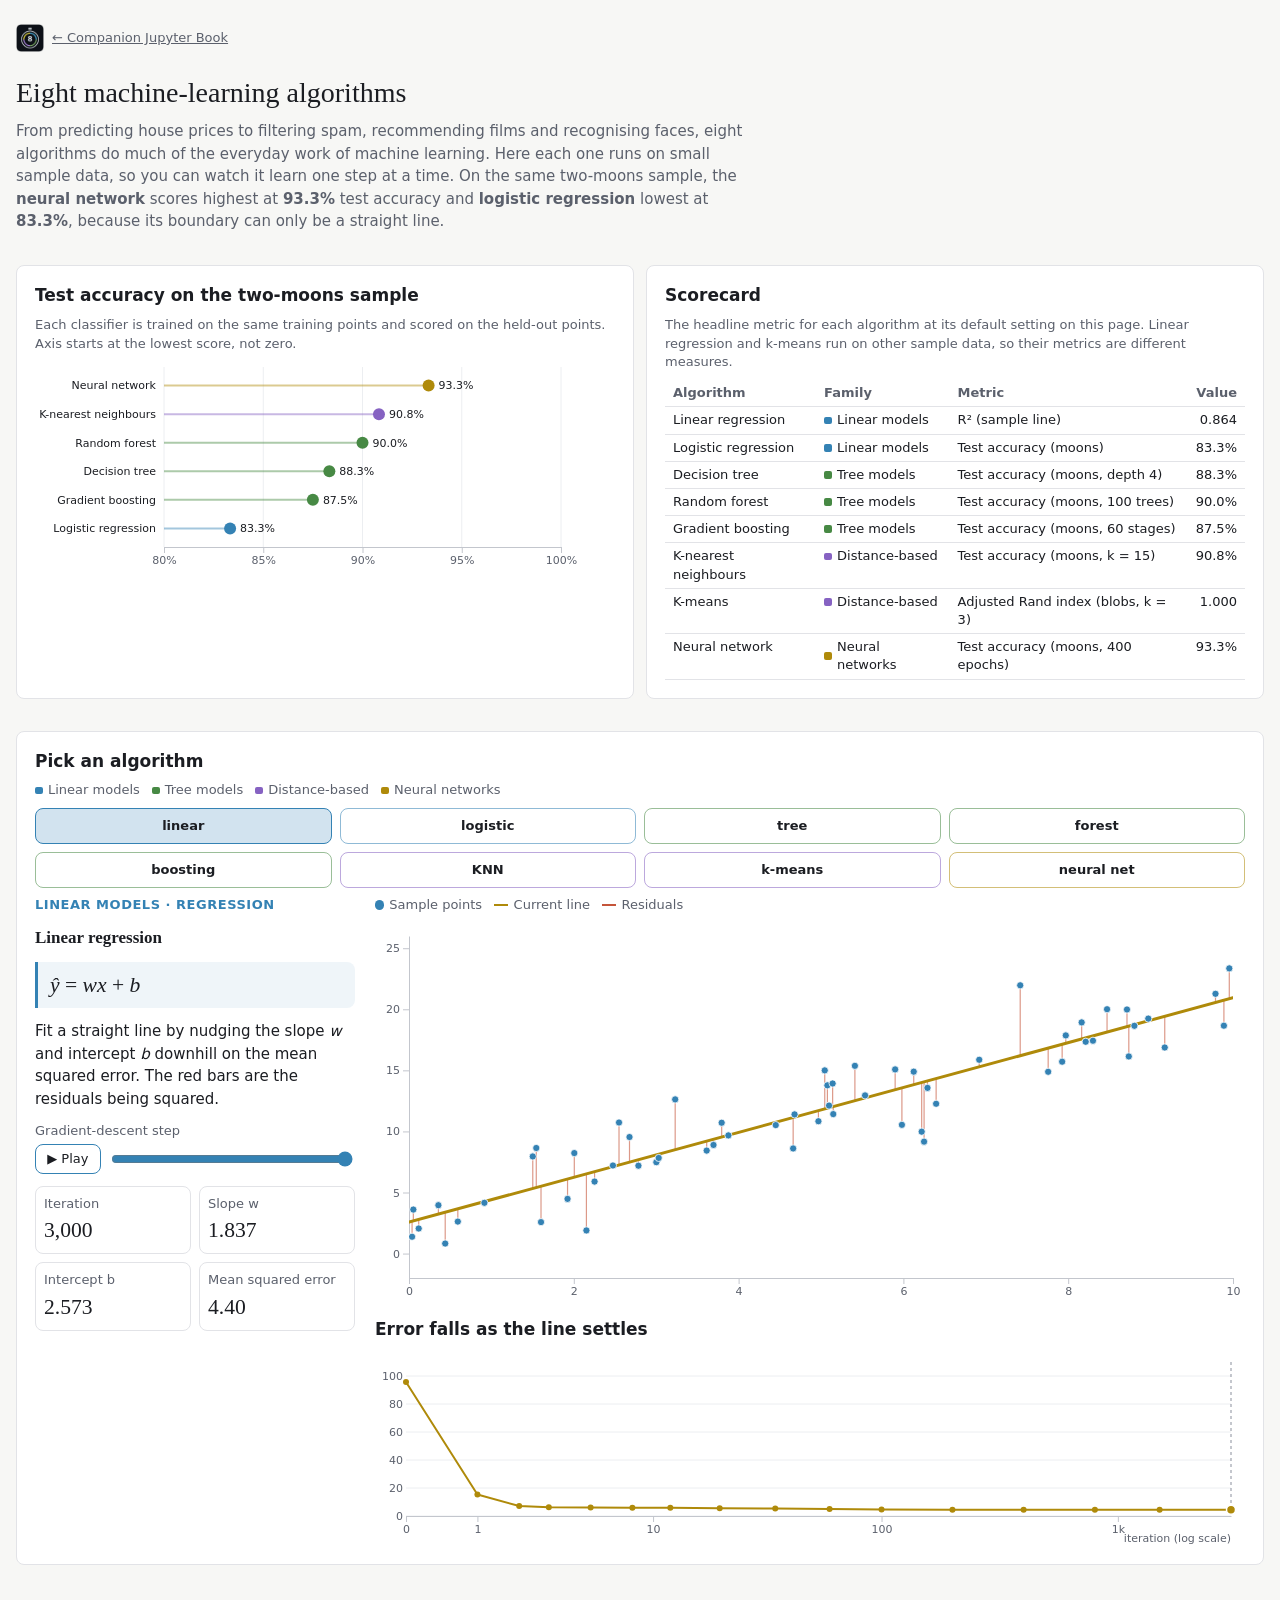
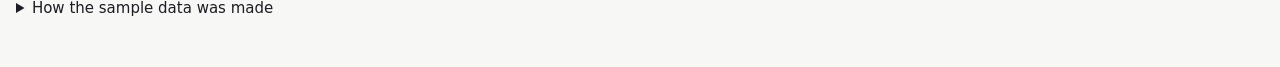
<file: dashboard/index.html>
<!doctype html>
<html lang="en">
<head>
<meta charset="utf-8">
<meta name="viewport" content="width=device-width, initial-scale=1, viewport-fit=cover">
<title>Eight ML Algorithms</title>
<link rel="icon" href="favicon.ico" sizes="any">
<link rel="apple-touch-icon" href="logo.png">
<meta name="description" content="Interactive dashboard: eight machine-learning algorithms run on sample data.">
<style>
  :root {
    --color-bg: #f7f7f5; --color-fg: #1b1d22; --color-fg-muted: #5b606c; --color-panel: #ffffff;
    --color-border-line: #e2e3e7; --color-ok: #1e7f4f; --color-warn: #9a5c00; --color-bad: #c43d2f;
    --cds-chart-grid: #eceef1; --cds-chart-axis: #c3c6cd; --cds-chart-reference: #8a8f9c;
    --cds-surface-popover: #ffffff; --cds-border: #d7d9de; --cds-text-secondary: #5b606c;
    --cds-shadow-popover: 0 6px 18px rgba(20, 22, 28, .12);
    --cds-font-size-caption: .8125rem; --cds-font-size-body: .9375rem; --cds-font-size-heading: 1.0625rem; --cds-font-size-title: 1.75rem;
    --cds-font-weight-medium: 600;
    --cds-gap-xs: 4px; --cds-gap-sm: 8px; --cds-gap-md: 12px; --cds-gap-lg: 20px; --cds-gap-xl: 32px;
    --cds-pad-xs: 4px; --cds-pad-sm: 8px; --cds-pad-md: 12px; --cds-pad-lg: 18px;
    --cds-radius: 8px; --cds-dur-slow: .3s; --cds-ease-out: cubic-bezier(.2, .7, .2, 1);
    --font-sans: "Inter", system-ui, -apple-system, "Segoe UI", Roboto, sans-serif;
    --font-serif: "Source Serif 4", "Iowan Old Style", Georgia, serif;
    color-scheme: light;
  }
  @media (prefers-color-scheme: dark) {
    :root {
      --color-bg: #111318; --color-fg: #e7e9ee; --color-fg-muted: #9aa0ad; --color-panel: #181b21;
      --color-border-line: #2a2e37; --color-ok: #5cc28c; --color-warn: #e0a640; --color-bad: #ef6f5f;
      --cds-chart-grid: #23262e; --cds-chart-axis: #3a3f4a; --cds-chart-reference: #6b7180;
      --cds-surface-popover: #1f232b; --cds-border: #333844; --cds-text-secondary: #9aa0ad;
      --cds-shadow-popover: 0 6px 18px rgba(0, 0, 0, .45);
      color-scheme: dark;
    }
  }
  [hidden] { display: none !important; }
  html, body { margin: 0; background: var(--color-bg); color: var(--color-fg); }
  body { font-family: var(--font-sans); font-size: var(--cds-font-size-body); line-height: 1.4; }
  #dash-root { padding-block: 24px 48px; padding-left: max(16px, env(safe-area-inset-left, 0px)); padding-right: max(16px, env(safe-area-inset-right, 0px)); }
  .dash-skeleton { background: linear-gradient(90deg, var(--color-border-line), transparent 60%); background-size: 200% 100%; border-radius: var(--cds-radius); opacity: .5; }
  .site-nav { max-width: 80rem; margin: 0 auto 16px; font-size: var(--cds-font-size-caption); color: var(--color-fg-muted); }
  .site-nav a { color: inherit; display: inline-flex; align-items: center; gap: 8px; }
  .site-nav img { width: 28px; height: 28px; }
</style>
<script src="vendor/d3.v7.9.0.min.js"></script>
<script>window.DASH_SOURCES = {"blobs": "data/blobs.csv", "boost_mistakes": "data/boost_mistakes.csv", "forest_members": "data/forest_members.csv", "grid": "data/grid.csv", "kmeans_assign": "data/kmeans_assign.csv", "kmeans_elbow": "data/kmeans_elbow.csv", "kmeans_steps": "data/kmeans_steps.csv", "logit_gd": "data/logit_gd.csv", "logit_points": "data/logit_points.csv", "model_metrics": "data/model_metrics.csv", "moons": "data/moons.csv", "nn_training": "data/nn_training.csv", "nn_weights": "data/nn_weights.csv", "reg_gd": "data/reg_gd.csv", "reg_points": "data/reg_points.csv", "scorecard": "data/scorecard.csv", "surfaces": "data/surfaces.csv", "tree_splits": "data/tree_splits.csv"};</script>
<script src="dash-runtime.js"></script>
</head>
<body>
<div id="dash-root">
<nav class="site-nav"><a href="../"><img src="logo.png" alt="">← Companion Jupyter Book</a></nav>
<meta name="dash-one-writer">
<style>
  .ml8 {
    --ml-c0: color-mix(in srgb, #3a98d4 82%, var(--color-fg));
    --ml-c1: color-mix(in srgb, #e5603f 84%, var(--color-fg));
    --ml-hi: color-mix(in srgb, #e9b400 72%, var(--color-fg));
    --ml-f-lin: var(--ml-c0);
    --ml-f-tree: color-mix(in srgb, #4f9e4a 84%, var(--color-fg));
    --ml-f-dist: color-mix(in srgb, #9a6fe0 84%, var(--color-fg));
    --ml-f-nn: var(--ml-hi);
    font-family: var(--font-sans);
    display: flex; flex-direction: column; gap: var(--cds-gap-xl);
    max-width: 80rem; margin-inline: auto;
  }
  .ml8 .ml-head { display: flex; flex-direction: column; gap: var(--cds-gap-sm); }
  .ml8 .ml-title { font-family: var(--font-serif); font-weight: 400; font-size: var(--cds-font-size-title); margin: 0; text-wrap: balance; }
  .ml8 .ml-lede { margin: 0; color: var(--color-fg-muted); max-width: 46rem; line-height: 1.5; }
  .ml8 .ml-lede b, .ml8 .ml-stat b { font-weight: 600; font-variant-numeric: tabular-nums; }
  .ml8 .ml-grid { display: grid; grid-template-columns: repeat(auto-fit, minmax(min(100%, 22rem), 1fr)); gap: var(--cds-gap-md); }
  .ml8 .ml-card { background: var(--color-panel); border: 1px solid var(--color-border-line); border-radius: var(--cds-radius); padding: var(--cds-pad-lg); display: flex; flex-direction: column; gap: var(--cds-gap-sm); min-width: 0; }
  .ml8 .ml-card h2, .ml8 .ml-card h3 { margin: 0; font-size: var(--cds-font-size-heading); font-weight: var(--cds-font-weight-medium); }
  .ml8 .ml-note { margin: 0; color: var(--color-fg-muted); font-size: var(--cds-font-size-caption); line-height: 1.45; }
  .ml8 .ml-section-title { margin: 0; font-size: var(--cds-font-size-heading); font-weight: var(--cds-font-weight-medium); }
  .ml8 .ml-chart { position: relative; min-height: 12rem; min-width: 0; }
  .ml8 .ml-chart.ml-square { min-height: 16rem; }
  .ml8 .ml-chart svg { display: block; overflow: visible; }
  .ml8 .ml-chart text { fill: var(--color-fg-muted); font-size: 11px; font-family: var(--font-sans); }
  .ml8 .ml-chart .domain, .ml8 .ml-chart .tick line { stroke: var(--cds-chart-axis); }
  .ml8 .ml-chart .ml-gridline { stroke: var(--cds-chart-grid); }
  .ml8 .ml-failed { display: flex; align-items: center; justify-content: center; gap: var(--cds-gap-xs); min-height: inherit; height: 100%; color: var(--color-fg-muted); font-size: var(--cds-font-size-caption); }
  .ml8 .ml-failed::before { content: ""; width: .375rem; height: .375rem; border-radius: 50%; background: var(--color-bad); }
  .ml8 .ml-tip { position: absolute; pointer-events: none; background: var(--cds-surface-popover); border: 1px solid var(--cds-border); border-radius: var(--cds-radius); box-shadow: var(--cds-shadow-popover); padding: var(--cds-pad-xs) var(--cds-pad-sm); font-size: var(--cds-font-size-caption); white-space: nowrap; z-index: 2; font-variant-numeric: tabular-nums; }
  .ml8 .ml-tip .ml-tip-k { color: var(--cds-text-secondary); }

  /* table */
  .ml8 .ml-table-wrap { overflow: auto; max-height: 24rem; }
  .ml8 table.ml-table { width: 100%; border-collapse: collapse; font-size: var(--cds-font-size-caption); font-variant-numeric: tabular-nums; }
  .ml8 .ml-table th { text-align: left; font-weight: var(--cds-font-weight-medium); color: var(--color-fg-muted); padding: var(--cds-pad-xs) var(--cds-pad-sm); border-bottom: 1px solid var(--color-border-line); position: sticky; top: 0; background: var(--color-panel); }
  .ml8 .ml-table td { padding: var(--cds-pad-xs) var(--cds-pad-sm); border-bottom: 1px solid var(--color-border-line); vertical-align: top; }
  .ml8 .ml-table .ml-num { text-align: right; }
  .ml8 .ml-fam { display: inline-flex; align-items: center; gap: .4em; }
  .ml8 .ml-fam::before { content: ""; width: .6em; height: .6em; border-radius: 2px; background: var(--fam, var(--color-fg-muted)); }

  /* algorithm picker: the video's 4 x 2 button grid */
  .ml8 .ml-picker { display: grid; grid-template-columns: repeat(4, minmax(0, 1fr)); gap: var(--cds-gap-sm); }
  @media (max-width: 30rem) { .ml8 .ml-picker { grid-template-columns: repeat(2, minmax(0, 1fr)); } }
  .ml8 .ml-tab { --fam: var(--color-fg-muted); appearance: none; font: inherit; font-size: var(--cds-font-size-caption); font-weight: var(--cds-font-weight-medium); color: var(--color-fg); background: transparent; border: 1.5px solid color-mix(in srgb, var(--fam) 55%, transparent); border-radius: var(--cds-radius); padding: var(--cds-pad-sm) var(--cds-pad-xs); cursor: pointer; transition: background-color .15s, border-color .15s; }
  .ml8 .ml-tab:hover { border-color: var(--fam); }
  .ml8 .ml-tab[aria-selected="true"] { background: color-mix(in srgb, var(--fam) 22%, transparent); border-color: var(--fam); }
  .ml8 .ml-tab:focus-visible, .ml8 .ml-chip:focus-visible, .ml8 .ml-play:focus-visible { outline: 2px solid var(--fam, var(--color-fg)); outline-offset: 2px; }
  .ml8 [data-fam="lin"] { --fam: var(--ml-f-lin); }
  .ml8 [data-fam="tree"] { --fam: var(--ml-f-tree); }
  .ml8 [data-fam="dist"] { --fam: var(--ml-f-dist); }
  .ml8 [data-fam="nn"] { --fam: var(--ml-f-nn); }
  .ml8 .ml-families { display: flex; flex-wrap: wrap; gap: var(--cds-gap-sm) var(--cds-gap-md); font-size: var(--cds-font-size-caption); color: var(--color-fg-muted); margin: 0; padding: 0; list-style: none; }

  /* algorithm panel */
  .ml8 .ml-panel { display: grid; grid-template-columns: minmax(0, 20rem) minmax(0, 1fr); gap: var(--cds-gap-lg); align-items: start; }
  @media (max-width: 52rem) { .ml8 .ml-panel { grid-template-columns: minmax(0, 1fr); } }
  .ml8 .ml-side { display: flex; flex-direction: column; gap: var(--cds-gap-md); min-width: 0; }
  .ml8 .ml-eyebrow { margin: 0; font-size: var(--cds-font-size-caption); letter-spacing: .04em; text-transform: uppercase; color: var(--fam); font-weight: var(--cds-font-weight-medium); }
  .ml8 .ml-name { margin: 0; font-family: var(--font-serif); font-weight: 400; font-size: var(--cds-font-size-title); }
  .ml8 .ml-formula { margin: 0; font-family: "Cambria Math", "STIX Two Math", "Latin Modern Math", Georgia, serif; font-size: 1.35rem; padding: var(--cds-pad-sm) var(--cds-pad-md); border-left: 3px solid var(--fam); background: color-mix(in srgb, var(--fam) 8%, transparent); border-radius: 0 var(--cds-radius) var(--cds-radius) 0; overflow-x: auto; white-space: nowrap; }
  .ml8 .ml-formula sub, .ml8 .ml-formula sup { font-size: .62em; }
  .ml8 .ml-text { margin: 0; line-height: 1.5; }
  .ml8 .ml-control { display: flex; flex-direction: column; gap: var(--cds-gap-xs); }
  .ml8 .ml-control-label { font-size: var(--cds-font-size-caption); color: var(--color-fg-muted); }
  .ml8 .ml-control-row { display: flex; align-items: center; gap: var(--cds-gap-sm); flex-wrap: wrap; }
  .ml8 .ml-chips { display: flex; flex-wrap: wrap; gap: var(--cds-gap-xs); }
  .ml8 .ml-chip { appearance: none; font: inherit; font-size: var(--cds-font-size-caption); font-variant-numeric: tabular-nums; min-width: 2.4rem; padding: .3rem .55rem; border-radius: var(--cds-radius); border: 1px solid var(--color-border-line); background: transparent; color: var(--color-fg); cursor: pointer; }
  .ml8 .ml-chip[aria-pressed="true"] { border-color: var(--fam); background: color-mix(in srgb, var(--fam) 22%, transparent); }
  .ml8 .ml-range { width: 100%; accent-color: var(--fam); }
  .ml8 .ml-range-wrap { flex: 1 1 10rem; display: flex; }
  .ml8 .ml-play { appearance: none; font: inherit; font-size: var(--cds-font-size-caption); padding: .3rem .7rem; border-radius: var(--cds-radius); border: 1px solid var(--fam); background: transparent; color: var(--color-fg); cursor: pointer; }
  .ml8 .ml-play[aria-pressed="true"] .ml-play-on, .ml8 .ml-play[aria-pressed="false"] .ml-play-off { display: none; }
  .ml8 .ml-stats { display: grid; grid-template-columns: repeat(auto-fit, minmax(6.5rem, 1fr)); gap: var(--cds-gap-sm); margin: 0; }
  .ml8 .ml-stat { display: flex; flex-direction: column; gap: 2px; padding: var(--cds-pad-sm); border: 1px solid var(--color-border-line); border-radius: var(--cds-radius); min-width: 0; }
  .ml8 .ml-stat dt { font-size: var(--cds-font-size-caption); color: var(--color-fg-muted); }
  .ml8 .ml-stat dd { margin: 0; font-family: var(--font-serif); font-size: 1.35rem; font-variant-numeric: tabular-nums; }
  .ml8 .ml-main { display: flex; flex-direction: column; gap: var(--cds-gap-md); min-width: 0; }
  .ml8 .ml-legend { display: flex; flex-wrap: wrap; gap: var(--cds-gap-sm) var(--cds-gap-md); font-size: var(--cds-font-size-caption); color: var(--color-fg-muted); margin: 0; padding: 0; list-style: none; }
  .ml8 .ml-key { display: inline-flex; align-items: center; gap: .4em; }
  .ml8 .ml-key::before { content: ""; width: .7em; height: .7em; border-radius: 50%; background: var(--k); }
  .ml8 .ml-key.ml-line::before { height: 2px; width: 1.1em; border-radius: 0; }
  .ml8 .ml-key.ml-ring::before { background: transparent; border: 2px solid var(--k); }
  .ml8 .ml-key.ml-dash::before { height: 0; width: 1.1em; border-radius: 0; border-top: 2px dashed var(--k); background: transparent; }
  .ml8 .k-c0 { --k: var(--ml-c0); } .ml8 .k-c1 { --k: var(--ml-c1); } .ml8 .k-hi { --k: var(--ml-hi); }
  .ml8 .k-tree { --k: var(--ml-f-tree); } .ml8 .k-fg { --k: var(--color-fg-muted); }
  .ml8 .ml-members { display: grid; grid-template-columns: repeat(3, minmax(0, 1fr)); gap: 4px; min-height: 9rem; }
  .ml8 .ml-members svg { border-radius: 3px; }
  .ml8 .ml-two { display: grid; grid-template-columns: repeat(auto-fit, minmax(min(100%, 16rem), 1fr)); gap: var(--cds-gap-md); }
  .ml8 details.ml-details { font-size: var(--cds-font-size-caption); color: var(--color-fg-muted); line-height: 1.5; }
  .ml8 details.ml-details summary { cursor: pointer; color: var(--color-fg); font-size: var(--cds-font-size-body); }
  .ml8 details.ml-details dl { display: grid; grid-template-columns: minmax(0, 10rem) minmax(0, 1fr); gap: var(--cds-gap-xs) var(--cds-gap-md); }
  .ml8 details.ml-details dd { margin: 0; }
  .ml8 [data-dash-source-state=empty] { color: transparent; }
  .ml8 [data-dash-source-state=refreshing] { opacity: .5; transition: opacity var(--cds-dur-slow); }
</style>

<div class="ml8">
  <header class="ml-head">
    <h1 class="ml-title" id="top">Eight machine-learning algorithms</h1>
    <p class="ml-lede">From predicting house prices to filtering spam, recommending films and recognising faces, eight algorithms do much of the everyday work of machine learning. Here each one runs on small sample data, so you can watch it learn one step at a time. On the same two-moons sample, the
      <b data-draw="best-name" data-source="scorecard" data-field="algorithm">—</b> scores highest at
      <b data-draw="best-acc" data-source="scorecard" data-field="value">—</b> test accuracy and
      <b data-draw="worst-name" data-source="scorecard" data-field="algorithm">—</b> lowest at
      <b data-draw="worst-acc" data-source="scorecard" data-field="value">—</b>, because its boundary can only be a straight line.</p>
  </header>

  <section class="ml-grid" aria-label="Overview">
    <article class="ml-card" id="accuracy">
      <h2>Test accuracy on the two-moons sample</h2>
      <p class="ml-note">Each classifier is trained on the same training points and scored on the held-out points. Axis starts at the lowest score, not zero.</p>
      <div class="ml-chart" data-draw="acc-dots" data-source="scorecard"></div>
    </article>
    <article class="ml-card" id="scorecard">
      <h2>Scorecard</h2>
      <p class="ml-note">The headline metric for each algorithm at its default setting on this page. Linear regression and k-means run on other sample data, so their metrics are different measures.</p>
      <div class="ml-table-wrap">
        <table class="ml-table" data-source="scorecard" data-row-key="key">
          <thead><tr>
            <th data-field="algorithm">Algorithm</th>
            <th data-field="family">Family</th>
            <th data-field="metric">Metric</th>
            <th data-field="value" class="ml-num">Value</th>
          </tr></thead>
          <tbody data-draw="score-rows"></tbody>
        </table>
      </div>
    </article>
  </section>

  <section class="ml-card" id="explorer" aria-label="Algorithm explorer">
    <h2 class="ml-section-title">Pick an algorithm</h2>
    <ul class="ml-families">
      <li class="ml-fam" data-fam="lin">Linear models</li>
      <li class="ml-fam" data-fam="tree">Tree models</li>
      <li class="ml-fam" data-fam="dist">Distance-based</li>
      <li class="ml-fam" data-fam="nn">Neural networks</li>
    </ul>
    <div class="ml-picker" role="tablist" aria-label="Algorithms">
      <button class="ml-tab" role="tab" data-tab="linear" data-fam="lin" aria-selected="true" aria-controls="linear">linear</button>
      <button class="ml-tab" role="tab" data-tab="logistic" data-fam="lin" aria-selected="false" aria-controls="logistic">logistic</button>
      <button class="ml-tab" role="tab" data-tab="tree" data-fam="tree" aria-selected="false" aria-controls="tree">tree</button>
      <button class="ml-tab" role="tab" data-tab="forest" data-fam="tree" aria-selected="false" aria-controls="forest">forest</button>
      <button class="ml-tab" role="tab" data-tab="boosting" data-fam="tree" aria-selected="false" aria-controls="boosting">boosting</button>
      <button class="ml-tab" role="tab" data-tab="knn" data-fam="dist" aria-selected="false" aria-controls="knn">KNN</button>
      <button class="ml-tab" role="tab" data-tab="kmeans" data-fam="dist" aria-selected="false" aria-controls="kmeans">k-means</button>
      <button class="ml-tab" role="tab" data-tab="nn" data-fam="nn" aria-selected="false" aria-controls="nn">neural net</button>
    </div>

    <!-- 1. Linear regression -->
    <section class="ml-panel" id="linear" data-tab="linear" data-fam="lin" role="tabpanel">
      <div class="ml-side">
        <p class="ml-eyebrow">Linear models · regression</p>
        <h3 class="ml-name">Linear regression</h3>
        <p class="ml-formula"><i>ŷ</i> = <i>w</i><i>x</i> + <i>b</i></p>
        <p class="ml-text">Fit a straight line by nudging the slope <i>w</i> and intercept <i>b</i> downhill on the mean squared error. The red bars are the residuals being squared.</p>
        <div class="ml-control">
          <span class="ml-control-label">Gradient-descent step</span>
          <div class="ml-control-row">
            <button class="ml-play" data-play="linear" aria-pressed="false"><span class="ml-play-on">▶ Play</span><span class="ml-play-off">❚❚ Pause</span></button>
            <div class="ml-range-wrap" data-draw="lin-step" data-source="reg_gd"></div>
          </div>
        </div>
        <dl class="ml-stats">
          <div class="ml-stat"><dt>Iteration</dt><dd data-draw="lin-iter" data-source="reg_gd" data-field="iter">—</dd></div>
          <div class="ml-stat"><dt>Slope w</dt><dd data-draw="lin-w" data-source="reg_gd" data-field="w">—</dd></div>
          <div class="ml-stat"><dt>Intercept b</dt><dd data-draw="lin-b" data-source="reg_gd" data-field="b">—</dd></div>
          <div class="ml-stat"><dt>Mean squared error</dt><dd data-draw="lin-mse" data-source="reg_gd" data-field="mse">—</dd></div>
        </dl>
      </div>
      <div class="ml-main">
        <ul class="ml-legend"><li class="ml-key k-c0">Sample points</li><li class="ml-key ml-line k-hi">Current line</li><li class="ml-key ml-line k-c1">Residuals</li></ul>
        <div class="ml-chart ml-square" data-draw="lin-chart" data-source="reg_points reg_gd"></div>
        <h4 class="ml-section-title">Error falls as the line settles</h4>
        <div class="ml-chart" data-draw="lin-loss" data-source="reg_gd"></div>
      </div>
    </section>

    <!-- 2. Logistic regression -->
    <section class="ml-panel" id="logistic" data-tab="logistic" data-fam="lin" role="tabpanel" hidden>
      <div class="ml-side">
        <p class="ml-eyebrow">Linear models · classification</p>
        <h3 class="ml-name">Logistic regression</h3>
        <p class="ml-formula"><i>p</i> = <i>σ</i>(<i>w</i><i>x</i> + <i>b</i>)</p>
        <p class="ml-text">Squash the same straight line through the sigmoid <i>σ</i> so the output is a probability between 0 and 1. The dashed line is where <i>p</i> crosses one half: the decision boundary.</p>
        <div class="ml-control">
          <span class="ml-control-label">Gradient-descent step</span>
          <div class="ml-control-row">
            <button class="ml-play" data-play="logistic" aria-pressed="false"><span class="ml-play-on">▶ Play</span><span class="ml-play-off">❚❚ Pause</span></button>
            <div class="ml-range-wrap" data-draw="log-step" data-source="logit_gd"></div>
          </div>
        </div>
        <dl class="ml-stats">
          <div class="ml-stat"><dt>Iteration</dt><dd data-draw="log-iter" data-source="logit_gd" data-field="iter">—</dd></div>
          <div class="ml-stat"><dt>Log-loss</dt><dd data-draw="log-loss-v" data-source="logit_gd" data-field="logloss">—</dd></div>
          <div class="ml-stat"><dt>Accuracy</dt><dd data-draw="log-acc" data-source="logit_gd" data-field="acc">—</dd></div>
          <div class="ml-stat"><dt>Weight w</dt><dd data-draw="log-w" data-source="logit_gd" data-field="w">—</dd></div>
        </dl>
      </div>
      <div class="ml-main">
        <ul class="ml-legend"><li class="ml-key k-c0">Class 0</li><li class="ml-key k-c1">Class 1</li><li class="ml-key ml-line k-hi">Probability p</li><li class="ml-key ml-dash k-fg">p = ½ boundary</li></ul>
        <div class="ml-chart ml-square" data-draw="log-chart" data-source="logit_points logit_gd"></div>
        <h4 class="ml-section-title">Log-loss by iteration</h4>
        <div class="ml-chart" data-draw="log-loss" data-source="logit_gd"></div>
      </div>
    </section>

    <!-- 3. Decision tree -->
    <section class="ml-panel" id="tree" data-tab="tree" data-fam="tree" role="tabpanel" hidden>
      <div class="ml-side">
        <p class="ml-eyebrow">Tree models · classification</p>
        <h3 class="ml-name">Decision tree</h3>
        <p class="ml-formula"><i>G</i> = 1 − <span>Σ</span><sub><i>k</i></sub> <i>p</i><sub><i>k</i></sub><sup>2</sup></p>
        <p class="ml-text">Cut the plane with one vertical or horizontal line at a time, always choosing the cut that leaves the two sides purest, measured by Gini impurity <i>G</i>. A 50/50 mix scores one half; a pure box scores zero.</p>
        <div class="ml-control">
          <span class="ml-control-label">Maximum depth</span>
          <div class="ml-control-row">
            <button class="ml-play" data-play="tree" aria-pressed="false"><span class="ml-play-on">▶ Grow</span><span class="ml-play-off">❚❚ Pause</span></button>
            <div class="ml-chips" data-draw="tree-param" data-source="model_metrics"></div>
          </div>
        </div>
        <dl class="ml-stats">
          <div class="ml-stat"><dt>Gini at the root</dt><dd data-draw="tree-gini" data-source="tree_splits" data-field="gini">—</dd></div>
          <div class="ml-stat"><dt>Training accuracy</dt><dd data-draw="tree-train" data-source="model_metrics" data-field="train_acc">—</dd></div>
          <div class="ml-stat"><dt>Test accuracy</dt><dd data-draw="tree-test" data-source="model_metrics" data-field="test_acc">—</dd></div>
        </dl>
      </div>
      <div class="ml-main">
        <ul class="ml-legend"><li class="ml-key k-c0">Class 0</li><li class="ml-key k-c1">Class 1</li><li class="ml-key ml-line k-hi">Splits</li></ul>
        <div class="ml-chart ml-square" data-draw="tree-chart" data-source="surfaces moons grid tree_splits"></div>
        <h4 class="ml-section-title">Every split in this tree</h4>
        <p class="ml-note">Gini and sample count are measured at the node before it is split.</p>
        <div class="ml-table-wrap">
          <table class="ml-table" data-source="tree_splits" data-row-key="max_depth,node">
            <thead><tr>
              <th data-field="node">Node</th>
              <th data-field="node_depth" class="ml-num">Depth</th>
              <th data-field="feature">Feature</th>
              <th data-field="threshold" class="ml-num">Threshold</th>
              <th data-field="gini" class="ml-num">Gini</th>
              <th data-field="samples" class="ml-num">Samples</th>
            </tr></thead>
            <tbody data-draw="tree-rows"></tbody>
          </table>
        </div>
      </div>
    </section>

    <!-- 4. Random forest -->
    <section class="ml-panel" id="forest" data-tab="forest" data-fam="tree" role="tabpanel" hidden>
      <div class="ml-side">
        <p class="ml-eyebrow">Tree models · classification</p>
        <h3 class="ml-name">Random forest</h3>
        <p class="ml-formula"><i>ŷ</i> = mode(<i>h</i><sub>1</sub>(<i>x</i>), …, <i>h</i><sub><i>T</i></sub>(<i>x</i>))</p>
        <p class="ml-text">Grow many trees, each on a bootstrap resample with random features at each split, then let them vote. Single trees are jagged and disagree; their majority is smoother and steadier.</p>
        <div class="ml-control">
          <span class="ml-control-label">Number of trees T</span>
          <div class="ml-control-row">
            <button class="ml-play" data-play="forest" aria-pressed="false"><span class="ml-play-on">▶ Play</span><span class="ml-play-off">❚❚ Pause</span></button>
            <div class="ml-chips" data-draw="forest-param" data-source="model_metrics"></div>
          </div>
        </div>
        <dl class="ml-stats">
          <div class="ml-stat"><dt>Training accuracy</dt><dd data-draw="forest-train" data-source="model_metrics" data-field="train_acc">—</dd></div>
          <div class="ml-stat"><dt>Test accuracy</dt><dd data-draw="forest-test" data-source="model_metrics" data-field="test_acc">—</dd></div>
        </dl>
        <h4 class="ml-section-title">Nine individual trees</h4>
        <div class="ml-members" data-draw="forest-members" data-source="forest_members grid"></div>
      </div>
      <div class="ml-main">
        <ul class="ml-legend"><li class="ml-key k-c0">Class 0</li><li class="ml-key k-c1">Class 1</li><li class="ml-key ml-dash k-fg">Vote split 50/50</li></ul>
        <div class="ml-chart ml-square" data-draw="forest-chart" data-source="surfaces moons grid"></div>
      </div>
    </section>

    <!-- 5. Gradient boosting -->
    <section class="ml-panel" id="boosting" data-tab="boosting" data-fam="tree" role="tabpanel" hidden>
      <div class="ml-side">
        <p class="ml-eyebrow">Tree models · classification</p>
        <h3 class="ml-name">Gradient boosting</h3>
        <p class="ml-formula"><i>F</i><sub><i>m</i></sub>(<i>x</i>) = <i>F</i><sub><i>m</i>−1</sub>(<i>x</i>) + <i>η</i> <i>h</i><sub><i>m</i></sub>(<i>x</i>)</p>
        <p class="ml-text">Add small trees one after another. Each new tree <i>h<sub>m</sub></i> is fitted to what the model so far still gets wrong, and is added with a shrinkage factor <i>η</i>. Ringed points are the current mistakes.</p>
        <div class="ml-control">
          <span class="ml-control-label">Trees added so far</span>
          <div class="ml-control-row">
            <button class="ml-play" data-play="boosting" aria-pressed="false"><span class="ml-play-on">▶ Play</span><span class="ml-play-off">❚❚ Pause</span></button>
            <div class="ml-chips" data-draw="boost-param" data-source="model_metrics"></div>
          </div>
        </div>
        <dl class="ml-stats">
          <div class="ml-stat"><dt>Trees</dt><dd data-draw="boost-trees" data-source="model_metrics" data-field="param">—</dd></div>
          <div class="ml-stat"><dt>Training mistakes</dt><dd data-draw="boost-mistakes" data-source="model_metrics" data-field="train_mistakes">—</dd></div>
          <div class="ml-stat"><dt>Test accuracy</dt><dd data-draw="boost-test" data-source="model_metrics" data-field="test_acc">—</dd></div>
        </dl>
      </div>
      <div class="ml-main">
        <ul class="ml-legend"><li class="ml-key k-c0">Class 0</li><li class="ml-key k-c1">Class 1</li><li class="ml-key ml-ring k-hi">Misclassified</li></ul>
        <div class="ml-chart ml-square" data-draw="boost-chart" data-source="surfaces moons grid boost_mistakes"></div>
        <h4 class="ml-section-title">Training mistakes vanish; test accuracy does not keep rising</h4>
        <ul class="ml-legend"><li class="ml-key ml-line k-tree">Training accuracy</li><li class="ml-key ml-dash k-fg">Test accuracy</li></ul>
        <div class="ml-chart" data-draw="boost-curve" data-source="model_metrics"></div>
      </div>
    </section>

    <!-- 6. KNN -->
    <section class="ml-panel" id="knn" data-tab="knn" data-fam="dist" role="tabpanel" hidden>
      <div class="ml-side">
        <p class="ml-eyebrow">Distance-based · classification</p>
        <h3 class="ml-name">K-nearest neighbours</h3>
        <p class="ml-formula"><i>ŷ</i> = mode{ <i>y</i><sub><i>i</i></sub> : <i>i</i> ∈ <i>N</i><sub><i>k</i></sub>(<i>x</i>) }</p>
        <p class="ml-text">No training at all: to classify a point, find the <i>k</i> closest training points and take their majority label. Click anywhere on the chart to move the query point.</p>
        <div class="ml-control">
          <span class="ml-control-label">Neighbours k</span>
          <div class="ml-chips" data-draw="knn-param" data-source="model_metrics"></div>
        </div>
        <p class="ml-text">Vote at the query point: <b data-draw="knn-vote" data-source="moons">—</b></p>
        <dl class="ml-stats">
          <div class="ml-stat"><dt>Training accuracy</dt><dd data-draw="knn-train" data-source="model_metrics" data-field="train_acc">—</dd></div>
          <div class="ml-stat"><dt>Test accuracy</dt><dd data-draw="knn-test" data-source="model_metrics" data-field="test_acc">—</dd></div>
        </dl>
      </div>
      <div class="ml-main">
        <ul class="ml-legend"><li class="ml-key k-c0">Class 0</li><li class="ml-key k-c1">Class 1</li><li class="ml-key ml-ring k-hi">Query and its neighbours</li></ul>
        <div class="ml-chart ml-square" data-draw="knn-chart" data-source="surfaces moons grid"></div>
      </div>
    </section>

    <!-- 7. k-means -->
    <section class="ml-panel" id="kmeans" data-tab="kmeans" data-fam="dist" role="tabpanel" hidden>
      <div class="ml-side">
        <p class="ml-eyebrow">Distance-based · clustering</p>
        <h3 class="ml-name">K-means</h3>
        <p class="ml-formula"><i>μ</i><sub><i>j</i></sub> = <span>1</span>⁄<span>|<i>C</i><sub><i>j</i></sub>|</span> Σ<sub><i>i</i>∈<i>C</i><sub><i>j</i></sub></sub> <i>x</i><sub><i>i</i></sub></p>
        <p class="ml-text">No labels. Drop <i>k</i> centres, assign every point to its nearest centre, move each centre <i>μ<sub>j</sub></i> to the mean of its points, and repeat until nothing moves. The faint paths trace each centre.</p>
        <div class="ml-control">
          <span class="ml-control-label">Clusters k</span>
          <div class="ml-chips" data-draw="km-param" data-source="kmeans_elbow"></div>
        </div>
        <div class="ml-control">
          <span class="ml-control-label">Iteration</span>
          <div class="ml-control-row">
            <button class="ml-play" data-play="kmeans" aria-pressed="false"><span class="ml-play-on">▶ Play</span><span class="ml-play-off">❚❚ Pause</span></button>
            <div class="ml-range-wrap" data-draw="km-step" data-source="kmeans_steps"></div>
          </div>
        </div>
        <dl class="ml-stats">
          <div class="ml-stat"><dt>Iteration</dt><dd data-draw="km-iter" data-source="kmeans_steps" data-field="iter">—</dd></div>
          <div class="ml-stat"><dt>Final inertia</dt><dd data-draw="km-inertia" data-source="kmeans_elbow" data-field="inertia">—</dd></div>
          <div class="ml-stat"><dt>Match to true groups (ARI)</dt><dd data-draw="km-ari" data-source="kmeans_elbow" data-field="ari">—</dd></div>
        </dl>
      </div>
      <div class="ml-main">
        <div class="ml-chart ml-square" data-draw="km-chart" data-source="blobs kmeans_steps kmeans_assign"></div>
        <h4 class="ml-section-title">Elbow: inertia by number of clusters</h4>
        <p class="ml-note">Inertia is the total squared distance from points to their centre. The bend shows where extra clusters stop paying off.</p>
        <div class="ml-chart" data-draw="km-elbow" data-source="kmeans_elbow"></div>
      </div>
    </section>

    <!-- 8. Neural network -->
    <section class="ml-panel" id="nn" data-tab="nn" data-fam="nn" role="tabpanel" hidden>
      <div class="ml-side">
        <p class="ml-eyebrow">Neural networks · classification</p>
        <h3 class="ml-name">Neural network</h3>
        <p class="ml-formula"><i>a</i> = <i>σ</i>(<i>W</i><i>x</i> + <i>b</i>)</p>
        <p class="ml-text">Stack layers of the same linear-then-squash step. Each layer's activations <i>a</i> feed the next, so the network can bend its boundary around the moons. Backpropagation adjusts every weight in <i>W</i> each epoch.</p>
        <div class="ml-control">
          <span class="ml-control-label">Training epoch</span>
          <div class="ml-control-row">
            <button class="ml-play" data-play="nn" aria-pressed="false"><span class="ml-play-on">▶ Train</span><span class="ml-play-off">❚❚ Pause</span></button>
            <div class="ml-chips" data-draw="nn-param" data-source="nn_training"></div>
          </div>
        </div>
        <dl class="ml-stats">
          <div class="ml-stat"><dt>Loss</dt><dd data-draw="nn-loss-v" data-source="nn_training" data-field="loss">—</dd></div>
          <div class="ml-stat"><dt>Training accuracy</dt><dd data-draw="nn-train" data-source="nn_training" data-field="train_acc">—</dd></div>
          <div class="ml-stat"><dt>Test accuracy</dt><dd data-draw="nn-test" data-source="nn_training" data-field="test_acc">—</dd></div>
        </dl>
        <h4 class="ml-section-title">Trained weights</h4>
        <p class="ml-note">Line width is the weight's size; red is positive, blue negative.</p>
        <div class="ml-chart" data-draw="nn-arch" data-source="nn_weights"></div>
      </div>
      <div class="ml-main">
        <ul class="ml-legend"><li class="ml-key k-c0">Class 0</li><li class="ml-key k-c1">Class 1</li><li class="ml-key ml-dash k-fg">p = ½ boundary</li></ul>
        <div class="ml-chart ml-square" data-draw="nn-chart" data-source="surfaces moons grid"></div>
        <h4 class="ml-section-title">Loss by epoch</h4>
        <div class="ml-chart" data-draw="nn-loss" data-source="nn_training"></div>
      </div>
    </section>
  </section>

  <details class="ml-details">
    <summary>How the sample data was made</summary>
    <dl>
      <dt>Regression line</dt><dd>Sixty points along a straight line with Gaussian noise. Gradient descent starts from a deliberately poor line, like the video's opening frame.</dd>
      <dt>Logistic</dt><dd>Sixty points on one axis; the chance of class 1 follows a sigmoid centred mid-range.</dd>
      <dt>Two moons</dt><dd>Scikit-learn's interleaving half-moons with noise, split into training and held-out test points. Shared by the tree, forest, boosting, KNN, neural-network and logistic comparison.</dd>
      <dt>Blobs</dt><dd>Three Gaussian clusters for k-means. Their true groups are used only to score the result.</dd>
      <dt>Shading</dt><dd>Colour shows the predicted class; stronger shading means a more confident model.</dd>
      <dt>Reproduce</dt><dd>Everything comes from one seeded Python script in the companion Jupyter Book.</dd>
    </dl>
  </details>
</div>

<script>
(function () {
  const M = (window.ML8 = window.ML8 || {});
  M.state = { linear: null, logistic: null, tree: 3, forest: 10, boosting: 8, knn: 5, kmK: 3, kmIter: null, nn: 400, q: [0.45, 0.3] };
  M.fmt = { pct: d3.format('.1%'), f2: d3.format('.2f'), f3: d3.format('.3f'), f4: d3.format('.4f'), int: d3.format(','), f1: d3.format(',.1f') };
  M.color = { c0: 'var(--ml-c0)', c1: 'var(--ml-c1)', hi: 'var(--ml-hi)', fg: 'var(--color-fg)', muted: 'var(--color-fg-muted)' };
  M.famColor = { 'Linear models': 'var(--ml-f-lin)', 'Tree models': 'var(--ml-f-tree)', 'Distance-based': 'var(--ml-f-dist)', 'Neural networks': 'var(--ml-f-nn)' };

  const cache = new WeakMap();
  M.rows = function (id) {
    const d = dash.data(id);
    if (!d || d.status !== 'ok' || !Array.isArray(d.data)) return null;
    if (cache.has(d.data)) return cache.get(d.data);
    const out = d.data.map((r) => {
      const o = {};
      for (const k in r) {
        const v = r[k];
        const n = typeof v === 'number' ? v : Number(v);
        o[k] = v !== '' && v !== null && v !== undefined && !Number.isNaN(n) ? n : v;
      }
      return o;
    });
    cache.set(d.data, out);
    return out;
  };

  // Chart readiness: returns the parsed rows of each id, or null after drawing the right state.
  M.ready = function (el, ids) {
    const sts = ids.map((id) => dash.data(id).status);
    if (sts.some((s) => s === 'error' || s === 'declined' || s === 'missing')) {
      el.classList.remove('dash-skeleton');
      const f = document.createElement('div');
      f.className = 'ml-failed';
      f.textContent = 'Failed to load';
      el.replaceChildren(f);
      return null;
    }
    const rs = ids.map(M.rows);
    if (rs.some((r) => !r)) { el.replaceChildren(); el.classList.add('dash-skeleton'); return null; }
    el.classList.remove('dash-skeleton');
    return rs;
  };

  M.where = (obj) => Object.entries(obj).map(([k, v]) => encodeURIComponent(k) + '=' + encodeURIComponent(v)).join('&');
  M.match = (rows, obj) => rows.find((r) => Object.entries(obj).every(([k, v]) => String(r[k]) === String(v)));

  // A single number: set its data-where and text, or put the dash back.
  M.value = function (el, id, where, field, fmt) {
    const rows = M.rows(id);
    const row = rows && where ? M.match(rows, where) : null;
    if (!row) { el.textContent = '—'; return null; }
    el.setAttribute('data-where', M.where(where));
    el.textContent = fmt ? fmt(row[field]) : String(row[field]);
    return row;
  };

  M.redraw = (names) => names.forEach((n) => dash.draw(n));

  M.params = (model) => {
    const rows = M.rows('model_metrics');
    return rows ? rows.filter((r) => r.model === model).map((r) => r.param) : [];
  };

  // Buttons for a list of values.
  M.chips = function (el, values, current, label, onPick) {
    el.replaceChildren(...values.map((v) => {
      const b = document.createElement('button');
      b.type = 'button';
      b.className = 'ml-chip';
      b.textContent = label ? label(v) : String(v);
      b.setAttribute('aria-pressed', String(v === current));
      b.addEventListener('click', () => onPick(v));
      return b;
    }));
  };

  // A range input over 0..n-1.
  M.range = function (el, id, n, value, aria, onInput) {
    let input = el.querySelector('input');
    if (!input) {
      input = document.createElement('input');
      input.type = 'range';
      input.className = 'ml-range';
      input.id = id;
      input.setAttribute('aria-label', aria);
      el.replaceChildren(input);
    }
    input.min = 0; input.max = Math.max(0, n - 1); input.step = 1; input.value = value;
    input.oninput = () => onInput(+input.value);
  };

  // SVG sized to the element's width.
  M.svg = function (el, W, H) {
    const svg = d3.create('svg').attr('width', '100%').attr('viewBox', `0 0 ${W} ${H}`).attr('role', 'img');
    el.replaceChildren(svg.node());
    return svg;
  };

  // Tooltip inside a chart element.
  M.tip = function (el) {
    let t = el.querySelector('.ml-tip');
    if (!t) { t = document.createElement('div'); t.className = 'ml-tip'; t.hidden = true; el.appendChild(t); }
    return {
      show(event, lines) {
        t.replaceChildren(...lines.map(([k, v], i) => {
          const line = document.createElement('div');
          if (k) { const s = document.createElement('span'); s.className = 'ml-tip-k'; s.textContent = k + (v !== undefined ? ' ' : ''); line.appendChild(s); }
          if (v !== undefined) line.appendChild(document.createTextNode(v));
          return line;
        }));
        t.hidden = false;
        const box = el.getBoundingClientRect();
        let x = event.clientX - box.left + 12, y = event.clientY - box.top + 12;
        const tw = t.offsetWidth, th = t.offsetHeight;
        if (x + tw > box.width) x = Math.max(0, event.clientX - box.left - tw - 12);
        if (y + th > box.height) y = Math.max(0, event.clientY - box.top - th - 12);
        t.style.left = x + 'px'; t.style.top = y + 'px';
      },
      hide() { t.hidden = true; },
    };
  };

  // Probabilities of one (model, param) on the grid, as an array indexed j*n+i.
  const surfCache = new WeakMap();
  M.surface = function (model, param) {
    const rows = M.rows('surfaces');
    const g = M.rows('grid');
    if (!rows || !g) return null;
    let byKey = surfCache.get(rows);
    if (!byKey) {
      byKey = new Map();
      const n = g[0].n;
      for (const r of rows) {
        const k = r.model + '|' + r.param;
        let a = byKey.get(k);
        if (!a) { a = new Float32Array(n * n); byKey.set(k, a); }
        a[r.j * n + r.i] = r.p1;
      }
      surfCache.set(rows, byKey);
    }
    return byKey.get(model + '|' + param) || null;
  };

  // Contour of p = 0.5 drawn as an SVG path, without d3-geo.
  M.contourPath = function (probs, n, sx, sy) {
    const c = d3.contours().size([n, n]).thresholds([0.5])(Array.from(probs))[0];
    if (!c) return '';
    let d = '';
    for (const poly of c.coordinates) for (const ring of poly) {
      ring.forEach(([px, py], k) => { d += (k ? 'L' : 'M') + sx(px - 0.5).toFixed(1) + ',' + sy(py - 0.5).toFixed(1); });
      d += 'Z';
    }
    return d;
  };

  // Decision surface + points, shared by tree, forest, boosting, KNN and the network.
  M.surfaceChart = function (el, opts) {
    const g = M.rows('grid')[0];
    const W = Math.max(260, Math.round(el.clientWidth || 480));
    const spanX = g.x1_max - g.x1_min, spanY = g.x2_max - g.x2_min;
    const H = Math.round(W * spanY / spanX);
    const x = d3.scaleLinear([g.x1_min, g.x1_max], [0, W]);
    const y = d3.scaleLinear([g.x2_min, g.x2_max], [H, 0]);
    const svg = M.svg(el, W, H);
    svg.attr('aria-label', opts.label || 'Decision surface');
    const n = g.n, dx = spanX / (n - 1), dy = spanY / (n - 1);
    const ex = (i) => Math.round(x(g.x1_min + (i - 0.5) * dx)), ey = (j) => Math.round(y(g.x2_min + (j - 0.5) * dy));
    const probs = opts.probs;
    if (probs) {
      const cells = svg.append('g').attr('shape-rendering', 'crispEdges');
      for (let idx = 0; idx < n * n; idx++) {
        const i = idx % n, j = Math.floor(idx / n), p = probs[idx];
        cells.append('rect')
          .attr('x', ex(i)).attr('y', ey(j + 1))
          .attr('width', ex(i + 1) - ex(i)).attr('height', ey(j) - ey(j + 1))
          .style('fill', p >= 0.5 ? M.color.c1 : M.color.c0)
          .attr('fill-opacity', (0.06 + 0.4 * Math.abs(p - 0.5) * 2).toFixed(3));
      }
      const sx = (u) => x(g.x1_min + u * dx), sy = (v) => y(g.x2_min + v * dy);
      svg.append('path').attr('d', M.contourPath(probs, n, sx, sy)).style('fill', 'none')
        .style('stroke', M.color.fg).attr('stroke-opacity', 0.55).attr('stroke-width', 1.2).attr('stroke-dasharray', '4 3');
    }
    if (opts.points) {
      svg.append('g').selectAll('circle').data(opts.points).join('circle')
        .attr('cx', (d) => x(d.x1)).attr('cy', (d) => y(d.x2)).attr('r', 3.3)
        .style('fill', (d) => (d.label === 1 ? M.color.c1 : M.color.c0))
        .style('stroke', 'var(--color-panel)').attr('stroke-width', 0.8);
    }
    const tip = M.tip(el);
    svg.on('pointermove', (event) => {
      const [mx, my] = d3.pointer(event, svg.node());
      const vx = x.invert(mx), vy = y.invert(my);
      const lines = [['x₁', M.fmt.f2(vx)], ['x₂', M.fmt.f2(vy)]];
      if (probs) {
        const i = Math.max(0, Math.min(n - 1, Math.round((vx - g.x1_min) / dx)));
        const j = Math.max(0, Math.min(n - 1, Math.round((vy - g.x2_min) / dy)));
        lines.push(['P(class 1)', M.fmt.f2(probs[j * n + i])]);
      }
      tip.show(event, lines);
    }).on('pointerleave', () => tip.hide());
    return { svg, x, y, W, H, g };
  };

  M.trainPoints = () => (M.rows('moons') || []).filter((r) => r.split === 'train');

  // Line chart with axes; series: [{values:[{x,y}], color, dash, name}]
  M.lineChart = function (el, opts) {
    const W = Math.max(260, Math.round(el.clientWidth || 480));
    const H = opts.height || 190;
    const svg = M.svg(el, W, H);
    svg.attr('aria-label', opts.label || 'Line chart');
    const all = opts.series.flatMap((s) => s.values);
    const yDom = opts.yDomain || [Math.min(0, d3.min(all, (d) => d.y)), d3.max(all, (d) => d.y) * 1.05];
    const yTmp = d3.scaleLinear(yDom, [H - 28, 8]).nice();
    const yTicks = yTmp.ticks(4);
    const yFmt = opts.yFmt || d3.format('~s');
    const probe = svg.append('text').attr('font-size', 11);
    let mw = 0;
    for (const t of yTicks) { probe.text(yFmt(t)); mw = Math.max(mw, probe.node().getComputedTextLength()); }
    probe.remove();
    const m = { l: Math.ceil(mw) + 10, r: 14, t: 8, b: 28 };
    const xType = opts.xType === 'symlog' ? d3.scaleSymlog : d3.scaleLinear;
    const x = xType(opts.xDomain || d3.extent(all, (d) => d.x), [m.l, W - m.r]);
    const y = d3.scaleLinear(yDom, [H - m.b, m.t]).nice();
    svg.append('g').selectAll('line').data(y.ticks(4)).join('line').attr('class', 'ml-gridline')
      .attr('x1', m.l).attr('x2', W - m.r).attr('y1', (d) => y(d)).attr('y2', (d) => y(d));
    const xTicks = opts.xTicks || x.ticks(Math.max(2, Math.floor(W / 90)));
    svg.append('g').attr('transform', `translate(0,${H - m.b})`)
      .call(d3.axisBottom(x).tickValues(xTicks).tickFormat(opts.xFmt || d3.format('~s')).tickSizeOuter(0))
      .attr('font-size', null).attr('font-family', null);
    svg.append('g').attr('transform', `translate(${m.l},0)`)
      .call(d3.axisLeft(y).ticks(4).tickFormat(yFmt).tickSize(0)).attr('font-size', null).attr('font-family', null)
      .call((gg) => gg.select('.domain').remove());
    for (const s of opts.series) {
      svg.append('path').datum(s.values)
        .attr('d', d3.line().x((d) => x(d.x)).y((d) => y(d.y)))
        .style('fill', 'none').style('stroke', s.color).attr('stroke-width', 2)
        .attr('stroke-linecap', 'round').attr('stroke-linejoin', 'round')
        .attr('stroke-dasharray', s.dash ? '5 4' : null);
      if (s.dots) svg.append('g').selectAll('circle').data(s.values).join('circle')
        .attr('cx', (d) => x(d.x)).attr('cy', (d) => y(d.y)).attr('r', 3).style('fill', s.color);
    }
    if (opts.marker) {
      const mk = opts.marker;
      svg.append('line').attr('x1', x(mk.x)).attr('x2', x(mk.x)).attr('y1', m.t).attr('y2', H - m.b)
        .style('stroke', 'var(--cds-chart-reference)').attr('stroke-dasharray', '3 3');
      for (const s of opts.series) {
        const v = s.values.find((d) => d.x === mk.x);
        if (v) svg.append('circle').attr('cx', x(v.x)).attr('cy', y(v.y)).attr('r', 4.5)
          .style('fill', s.color).style('stroke', 'var(--color-panel)').attr('stroke-width', 1.5);
      }
    }
    if (opts.xLabel) svg.append('text').attr('x', W - m.r).attr('y', H - 2).attr('text-anchor', 'end').text(opts.xLabel);
    const tip = M.tip(el);
    const xs = Array.from(new Set(all.map((d) => d.x))).sort((a, b) => a - b);
    svg.on('pointermove', (event) => {
      const [mx] = d3.pointer(event, svg.node());
      const xv = x.invert(mx);
      const near = xs.reduce((a, b) => (Math.abs(b - xv) < Math.abs(a - xv) ? b : a), xs[0]);
      const lines = [[(opts.xName || 'x') + ' ' + (opts.xFmtTip || opts.xFmt || String)(near)]];
      for (const s of opts.series) {
        const v = s.values.find((d) => d.x === near);
        if (v) lines.push([s.name, (opts.yFmtTip || yFmt)(v.y)]);
      }
      tip.show(event, lines);
    }).on('pointerleave', () => tip.hide());
    return { svg, x, y, W, H };
  };

  // Play buttons: each player steps through a list of values.
  M.players = {};
  M.timers = {};
})();
</script>

<script>
// Overview: takeaway, accuracy dot plot, scorecard table
(function () {
  const M = window.ML8;
  const classRows = () => (M.rows('scorecard') || []).filter((r) => r.task === 'Classification');
  const best = () => { const r = classRows(); return r.length ? r.reduce((a, b) => (b.value > a.value ? b : a)) : null; };
  const worst = () => { const r = classRows(); return r.length ? r.reduce((a, b) => (b.value < a.value ? b : a)) : null; };
  const named = (pick, field, fmt) => (el) => {
    const r = pick();
    if (!r) { el.textContent = '—'; return; }
    M.value(el, 'scorecard', { key: r.key }, field, fmt);
  };
  dash.draw('best-name', named(best, 'algorithm', (v) => String(v).toLowerCase()));
  dash.draw('best-acc', named(best, 'value', M.fmt.pct));
  dash.draw('worst-name', named(worst, 'algorithm', (v) => String(v).toLowerCase()));
  dash.draw('worst-acc', named(worst, 'value', M.fmt.pct));

  dash.draw('acc-dots', (el) => {
    const rs = M.ready(el, ['scorecard']);
    if (!rs) return;
    const rows = rs[0].filter((r) => r.task === 'Classification').sort((a, b) => b.value - a.value);
    const W = Math.max(260, Math.round(el.clientWidth || 480));
    const rowH = 30, H = rows.length * rowH + 30;
    const svg = M.svg(el, W, H).attr('aria-label', 'Test accuracy by algorithm');
    const probe = svg.append('text').attr('font-size', 12);
    let lw = 0;
    for (const r of rows) { probe.text(r.algorithm); lw = Math.max(lw, probe.node().getComputedTextLength()); }
    probe.text('100.0%'); const vw = probe.node().getComputedTextLength(); probe.remove();
    const m = { l: Math.ceil(lw) + 12, r: Math.ceil(vw) + 12, t: 6, b: 24 };
    const lo = Math.floor((d3.min(rows, (r) => r.value) - 0.03) * 20) / 20;
    const x = d3.scaleLinear([lo, 1], [m.l, W - m.r]);
    const y = d3.scaleBand(rows.map((r) => r.key), [m.t, H - m.b]).padding(0.3);
    svg.append('g').selectAll('line').data(x.ticks(4)).join('line').attr('class', 'ml-gridline')
      .attr('x1', (d) => x(d)).attr('x2', (d) => x(d)).attr('y1', m.t).attr('y2', H - m.b);
    svg.append('g').attr('transform', `translate(0,${H - m.b})`).call(d3.axisBottom(x).ticks(4).tickFormat(d3.format('.0%')).tickSizeOuter(0))
      .attr('font-size', null).attr('font-family', null);
    const g = svg.append('g').selectAll('g').data(rows).join('g').attr('transform', (r) => `translate(0,${y(r.key) + y.bandwidth() / 2})`);
    g.append('line').attr('x1', x(lo)).attr('x2', (r) => x(r.value)).style('stroke', (r) => M.famColor[r.family] || M.color.muted).attr('stroke-width', 2).attr('stroke-opacity', 0.45);
    g.append('circle').attr('cx', (r) => x(r.value)).attr('r', 6).style('fill', (r) => M.famColor[r.family] || M.color.muted);
    g.append('text').attr('x', m.l - 8).attr('dy', '0.35em').attr('text-anchor', 'end').style('fill', 'var(--color-fg)').attr('font-size', 12).text((r) => r.algorithm);
    g.append('text').attr('x', (r) => x(r.value) + 10).attr('dy', '0.35em').attr('font-size', 12).style('fill', 'var(--color-fg)').text((r) => M.fmt.pct(r.value));
    const tip = M.tip(el);
    g.on('pointermove', (event, r) => tip.show(event, [[r.algorithm], [r.metric, M.fmt.pct(r.value)]])).on('pointerleave', () => tip.hide());
  });

  dash.draw('score-rows', (tb) => {
    const rows = M.rows('scorecard');
    if (!rows) { tb.replaceChildren(); return; }
    tb.replaceChildren(...rows.map((r) => {
      const tr = document.createElement('tr');
      tr.setAttribute('data-key', r.key);
      const cells = [r.algorithm, r.family, r.metric, r.key === 'linear' || r.key === 'kmeans' ? M.fmt.f3(r.value) : M.fmt.pct(r.value)];
      cells.forEach((c, i) => {
        const td = document.createElement('td');
        if (i === 1) { const s = document.createElement('span'); s.className = 'ml-fam'; s.style.setProperty('--fam', M.famColor[r.family] || ''); s.textContent = c; td.appendChild(s); }
        else td.textContent = c;
        if (i === 3) td.className = 'ml-num';
        tr.appendChild(td);
      });
      return tr;
    }));
  });
})();
</script>

<script>
// Tabs and play buttons
(function () {
  const M = window.ML8;
  const open = (name, link) => {
    document.querySelectorAll('.ml8 .ml-panel').forEach((p) => { p.hidden = p.getAttribute('data-tab') !== name; });
    document.querySelectorAll('.ml8 .ml-tab').forEach((t) => t.setAttribute('aria-selected', String(t.getAttribute('data-tab') === name)));
    Object.keys(M.timers).forEach(stop);
    if (link) dash.setLink(name);
  };
  document.querySelectorAll('.ml8 .ml-tab').forEach((t) => t.addEventListener('click', () => open(t.getAttribute('data-tab'), true)));
  const hash = location.hash.slice(1);
  if (hash && document.querySelector(`.ml8 .ml-panel[data-tab="${CSS.escape(hash)}"]`)) open(hash, false);

  function stop(key) {
    clearInterval(M.timers[key]);
    delete M.timers[key];
    document.querySelectorAll(`.ml8 .ml-play[data-play="${key}"]`).forEach((b) => b.setAttribute('aria-pressed', 'false'));
  }
  document.querySelectorAll('.ml8 .ml-play').forEach((b) => b.addEventListener('click', () => {
    const key = b.getAttribute('data-play');
    const p = M.players[key];
    if (!p) return;
    if (M.timers[key]) { stop(key); return; }
    const vals = p.values();
    if (!vals.length) return;
    if (vals.indexOf(p.get()) >= vals.length - 1 || vals.indexOf(p.get()) < 0) p.set(vals[0]);
    b.setAttribute('aria-pressed', 'true');
    const reduce = window.matchMedia && window.matchMedia('(prefers-reduced-motion: reduce)').matches;
    M.timers[key] = setInterval(() => {
      const v = p.values();
      const i = v.indexOf(p.get());
      if (i < 0 || i >= v.length - 1) { stop(key); return; }
      p.set(v[i + 1]);
    }, reduce ? 1400 : (p.interval || 650));
  }));
})();
</script>

<script>
// 1. Linear regression and 2. Logistic regression
(function () {
  const M = window.ML8, S = M.state;
  // ---- linear
  const LIN = ['lin-step', 'lin-chart', 'lin-loss', 'lin-iter', 'lin-w', 'lin-b', 'lin-mse'];
  const linIdx = (n) => (S.linear === null || S.linear >= n ? n - 1 : S.linear);
  M.players.linear = {
    values: () => d3.range((M.rows('reg_gd') || []).length),
    get: () => linIdx((M.rows('reg_gd') || []).length),
    set: (v) => { S.linear = v; M.redraw(LIN); },
  };
  const linRow = () => { const r = M.rows('reg_gd'); return r ? r[linIdx(r.length)] : null; };
  dash.draw('lin-step', (el) => {
    const r = M.rows('reg_gd');
    if (!r) { el.replaceChildren(); return; }
    M.range(el, 'ml-lin-step', r.length, linIdx(r.length), 'Gradient-descent step', (v) => { S.linear = v; M.redraw(LIN); });
  });
  const linVal = (field, fmt) => (el) => { const row = linRow(); if (!row) { el.textContent = '—'; return; } M.value(el, 'reg_gd', { iter: row.iter }, field, fmt); };
  dash.draw('lin-iter', linVal('iter', M.fmt.int));
  dash.draw('lin-w', linVal('w', M.fmt.f3));
  dash.draw('lin-b', linVal('b', M.fmt.f3));
  dash.draw('lin-mse', linVal('mse', M.fmt.f2));

  dash.draw('lin-chart', (el) => {
    const rs = M.ready(el, ['reg_points', 'reg_gd']);
    if (!rs) return;
    const [pts, gd] = rs;
    const row = gd[linIdx(gd.length)];
    const W = Math.max(260, Math.round(el.clientWidth || 480)), H = Math.round(Math.min(W * 0.62, 380));
    const m = { l: 34, r: 12, t: 10, b: 28 };
    const x = d3.scaleLinear([0, 10], [m.l, W - m.r]);
    const y = d3.scaleLinear([d3.min(pts, (d) => d.y) - 1, d3.max(pts, (d) => d.y) + 1], [H - m.b, m.t]).nice();
    const svg = M.svg(el, W, H).attr('aria-label', 'Sample points with the current regression line');
    svg.append('defs').append('clipPath').attr('id', 'ml-clip-lin').append('rect').attr('x', m.l).attr('y', m.t).attr('width', W - m.l - m.r).attr('height', H - m.t - m.b);
    svg.append('g').attr('transform', `translate(0,${H - m.b})`).call(d3.axisBottom(x).ticks(5).tickSizeOuter(0)).attr('font-size', null).attr('font-family', null);
    svg.append('g').attr('transform', `translate(${m.l},0)`).call(d3.axisLeft(y).ticks(5).tickSizeOuter(0)).attr('font-size', null).attr('font-family', null);
    const f = (xv) => row.w * xv + row.b;
    const plot = svg.append('g').attr('clip-path', 'url(#ml-clip-lin)');
    plot.append('g').selectAll('line').data(pts).join('line')
      .attr('x1', (d) => x(d.x)).attr('x2', (d) => x(d.x)).attr('y1', (d) => y(d.y)).attr('y2', (d) => y(f(d.x)))
      .style('stroke', M.color.c1).attr('stroke-opacity', 0.6).attr('stroke-width', 1.2);
    plot.append('line').attr('x1', x(0)).attr('x2', x(10)).attr('y1', y(f(0))).attr('y2', y(f(10)))
      .style('stroke', M.color.hi).attr('stroke-width', 3).attr('stroke-linecap', 'round');
    plot.append('g').selectAll('circle').data(pts).join('circle').attr('cx', (d) => x(d.x)).attr('cy', (d) => y(d.y)).attr('r', 3.6)
      .style('fill', M.color.c0).style('stroke', 'var(--color-panel)').attr('stroke-width', 0.8);
    const tip = M.tip(el);
    svg.on('pointermove', (event) => {
      const [mx] = d3.pointer(event, svg.node());
      const xv = x.invert(mx);
      const p = pts.reduce((a, b) => (Math.abs(b.x - xv) < Math.abs(a.x - xv) ? b : a));
      tip.show(event, [['x', M.fmt.f2(p.x)], ['y', M.fmt.f2(p.y)], ['ŷ', M.fmt.f2(f(p.x))], ['residual', M.fmt.f2(p.y - f(p.x))]]);
    }).on('pointerleave', () => tip.hide());
  });

  dash.draw('lin-loss', (el) => {
    const rs = M.ready(el, ['reg_gd']);
    if (!rs) return;
    const gd = rs[0], row = gd[linIdx(gd.length)];
    M.lineChart(el, {
      label: 'Mean squared error by iteration', xType: 'symlog', xName: 'Iteration', xFmt: d3.format('~s'),
      xTicks: [0, 1, 10, 100, 1000].filter((t) => t <= d3.max(gd, (d) => d.iter)),
      yFmt: d3.format('~s'), yFmtTip: M.fmt.f2,
      series: [{ name: 'MSE', color: M.color.hi, dots: true, values: gd.map((d) => ({ x: d.iter, y: d.mse })) }],
      marker: { x: row.iter }, xLabel: 'iteration (log scale)',
    });
  });

  // ---- logistic
  const LOG = ['log-step', 'log-chart', 'log-loss', 'log-iter', 'log-loss-v', 'log-acc', 'log-w'];
  const logIdx = (n) => (S.logistic === null || S.logistic >= n ? n - 1 : S.logistic);
  M.players.logistic = {
    values: () => d3.range((M.rows('logit_gd') || []).length),
    get: () => logIdx((M.rows('logit_gd') || []).length),
    set: (v) => { S.logistic = v; M.redraw(LOG); },
  };
  const logRow = () => { const r = M.rows('logit_gd'); return r ? r[logIdx(r.length)] : null; };
  dash.draw('log-step', (el) => {
    const r = M.rows('logit_gd');
    if (!r) { el.replaceChildren(); return; }
    M.range(el, 'ml-log-step', r.length, logIdx(r.length), 'Gradient-descent step', (v) => { S.logistic = v; M.redraw(LOG); });
  });
  const logVal = (field, fmt) => (el) => { const row = logRow(); if (!row) { el.textContent = '—'; return; } M.value(el, 'logit_gd', { iter: row.iter }, field, fmt); };
  dash.draw('log-iter', logVal('iter', M.fmt.int));
  dash.draw('log-loss-v', logVal('logloss', M.fmt.f3));
  dash.draw('log-acc', logVal('acc', M.fmt.pct));
  dash.draw('log-w', logVal('w', M.fmt.f3));

  dash.draw('log-chart', (el) => {
    const rs = M.ready(el, ['logit_points', 'logit_gd']);
    if (!rs) return;
    const [pts, gd] = rs;
    const row = gd[logIdx(gd.length)];
    const W = Math.max(260, Math.round(el.clientWidth || 480)), H = Math.round(Math.min(W * 0.55, 340));
    const m = { l: 34, r: 12, t: 12, b: 28 };
    const x = d3.scaleLinear([0, 10], [m.l, W - m.r]);
    const y = d3.scaleLinear([-0.08, 1.08], [H - m.b, m.t]);
    const svg = M.svg(el, W, H).attr('aria-label', 'Binary sample points with the fitted sigmoid');
    svg.append('g').attr('transform', `translate(0,${H - m.b})`).call(d3.axisBottom(x).ticks(5).tickSizeOuter(0)).attr('font-size', null).attr('font-family', null);
    svg.append('g').attr('transform', `translate(${m.l},0)`).call(d3.axisLeft(y).tickValues([0, 0.5, 1]).tickSizeOuter(0)).attr('font-size', null).attr('font-family', null);
    const sig = (xv) => 1 / (1 + Math.exp(-(row.w * xv + row.b)));
    if (row.w > 1e-6) {
      const xb = -row.b / row.w;
      if (xb > 0 && xb < 10) svg.append('line').attr('x1', x(xb)).attr('x2', x(xb)).attr('y1', y(-0.08)).attr('y2', y(1.08))
        .style('stroke', M.color.muted).attr('stroke-dasharray', '5 4').attr('stroke-width', 1.5);
    }
    svg.append('path').datum(d3.range(0, 10.001, 0.05)).attr('d', d3.line().x((v) => x(v)).y((v) => y(sig(v))))
      .style('fill', 'none').style('stroke', M.color.hi).attr('stroke-width', 3).attr('stroke-linecap', 'round');
    svg.append('g').selectAll('circle').data(pts).join('circle')
      .attr('cx', (d) => x(d.x)).attr('cy', (d) => y(d.y + ((d.id % 5) - 2) * 0.012)).attr('r', 3.6)
      .style('fill', (d) => (d.y === 1 ? M.color.c1 : M.color.c0)).style('stroke', 'var(--color-panel)').attr('stroke-width', 0.8);
    const tip = M.tip(el);
    svg.on('pointermove', (event) => {
      const [mx] = d3.pointer(event, svg.node());
      const xv = Math.max(0, Math.min(10, x.invert(mx)));
      tip.show(event, [['x', M.fmt.f2(xv)], ['p', M.fmt.f3(sig(xv))]]);
    }).on('pointerleave', () => tip.hide());
  });

  dash.draw('log-loss', (el) => {
    const rs = M.ready(el, ['logit_gd']);
    if (!rs) return;
    const gd = rs[0], row = gd[logIdx(gd.length)];
    M.lineChart(el, {
      label: 'Log-loss by iteration', xType: 'symlog', xName: 'Iteration',
      xTicks: [0, 10, 100, 1000].filter((t) => t <= d3.max(gd, (d) => d.iter)),
      yFmt: d3.format('.1f'), yFmtTip: M.fmt.f3,
      series: [{ name: 'Log-loss', color: M.color.hi, dots: true, values: gd.map((d) => ({ x: d.iter, y: d.logloss })) }],
      marker: { x: row.iter }, xLabel: 'iteration (log scale)',
    });
  });
})();
</script>

<script>
// 3. Tree, 4. Forest, 5. Boosting
(function () {
  const M = window.ML8, S = M.state;
  const metricVal = (model, key, field, fmt) => (el) => M.value(el, 'model_metrics', { model, param: S[key] }, field, fmt);
  const paramPlayer = (model, key, names, interval) => {
    M.players[key] = { values: () => M.params(model), get: () => S[key], set: (v) => { S[key] = v; M.redraw(names); }, interval };
  };

  // ---- tree
  const TREE = ['tree-param', 'tree-chart', 'tree-rows', 'tree-gini', 'tree-train', 'tree-test'];
  paramPlayer('tree', 'tree', TREE, 900);
  dash.draw('tree-param', (el) => M.chips(el, M.params('tree'), S.tree, null, (v) => { S.tree = v; M.redraw(TREE); }));
  dash.draw('tree-gini', (el) => M.value(el, 'tree_splits', { max_depth: S.tree, node: 0 }, 'gini', M.fmt.f3));
  dash.draw('tree-train', metricVal('tree', 'tree', 'train_acc', M.fmt.pct));
  dash.draw('tree-test', metricVal('tree', 'tree', 'test_acc', M.fmt.pct));
  dash.draw('tree-chart', (el) => {
    const rs = M.ready(el, ['surfaces', 'moons', 'grid', 'tree_splits']);
    if (!rs) return;
    const c = M.surfaceChart(el, { probs: M.surface('tree', S.tree), points: M.trainPoints(), label: 'Decision tree regions and splits' });
    const splits = rs[3].filter((r) => r.max_depth === S.tree);
    c.svg.append('g').selectAll('line').data(splits).join('line')
      .attr('x1', (d) => c.x(d.sx0)).attr('x2', (d) => c.x(d.sx1)).attr('y1', (d) => c.y(d.sy0)).attr('y2', (d) => c.y(d.sy1))
      .style('stroke', M.color.hi).attr('stroke-width', (d) => Math.max(1, 3 - d.node_depth * 0.4)).attr('stroke-linecap', 'round');
  });
  dash.draw('tree-rows', (tb) => {
    const rows = M.rows('tree_splits');
    if (!rows) { tb.replaceChildren(); return; }
    tb.replaceChildren(...rows.filter((r) => r.max_depth === S.tree).map((r) => {
      const tr = document.createElement('tr');
      tr.setAttribute('data-key', encodeURIComponent(r.max_depth) + ',' + encodeURIComponent(r.node));
      [String(r.node), String(r.node_depth), r.feature, M.fmt.f3(r.threshold), M.fmt.f3(r.gini), M.fmt.int(r.samples)].forEach((v, i) => {
        const td = document.createElement('td');
        td.textContent = v;
        if (i === 1 || i >= 3) td.className = 'ml-num';
        tr.appendChild(td);
      });
      return tr;
    }));
  });

  // ---- forest
  const FOREST = ['forest-param', 'forest-chart', 'forest-train', 'forest-test'];
  paramPlayer('forest', 'forest', FOREST, 900);
  dash.draw('forest-param', (el) => M.chips(el, M.params('forest'), S.forest, null, (v) => { S.forest = v; M.redraw(FOREST); }));
  dash.draw('forest-train', metricVal('forest', 'forest', 'train_acc', M.fmt.pct));
  dash.draw('forest-test', metricVal('forest', 'forest', 'test_acc', M.fmt.pct));
  dash.draw('forest-chart', (el) => {
    if (!M.ready(el, ['surfaces', 'moons', 'grid'])) return;
    M.surfaceChart(el, { probs: M.surface('forest', S.forest), points: M.trainPoints(), label: 'Random forest vote' });
  });
  dash.draw('forest-members', (el) => {
    const rs = M.ready(el, ['forest_members', 'grid']);
    if (!rs) return;
    const [mem, gr] = rs, g = gr[0], n = g.n;
    const trees = Array.from(d3.group(mem, (r) => r.tree), ([t, rows]) => ({ t, rows }));
    const size = 192;
    const H = Math.round(size * (g.x2_max - g.x2_min) / (g.x1_max - g.x1_min));
    el.replaceChildren(...trees.map(({ t, rows }) => {
      const svg = d3.create('svg').attr('width', '100%').attr('viewBox', `0 0 ${size} ${H}`).attr('role', 'img').attr('aria-label', 'Tree ' + (t + 1));
      const cx = (i) => Math.round(i * size / n), cy = (j) => Math.round(H - j * H / n);
      svg.attr('shape-rendering', 'crispEdges').selectAll('rect').data(rows).join('rect')
        .attr('x', (r) => cx(r.i)).attr('y', (r) => cy(r.j + 1))
        .attr('width', (r) => cx(r.i + 1) - cx(r.i)).attr('height', (r) => cy(r.j) - cy(r.j + 1))
        .style('fill', (r) => (r.p1 >= 0.5 ? M.color.c1 : M.color.c0)).attr('fill-opacity', (r) => (0.12 + 0.5 * Math.abs(r.p1 - 0.5) * 2).toFixed(3));
      return svg.node();
    }));
  });

  // ---- boosting
  const BOOST = ['boost-param', 'boost-chart', 'boost-curve', 'boost-trees', 'boost-mistakes', 'boost-test'];
  paramPlayer('boosting', 'boosting', BOOST, 800);
  dash.draw('boost-param', (el) => M.chips(el, M.params('boosting'), S.boosting, null, (v) => { S.boosting = v; M.redraw(BOOST); }));
  dash.draw('boost-trees', metricVal('boosting', 'boosting', 'param', M.fmt.int));
  dash.draw('boost-mistakes', metricVal('boosting', 'boosting', 'train_mistakes', M.fmt.int));
  dash.draw('boost-test', metricVal('boosting', 'boosting', 'test_acc', M.fmt.pct));
  dash.draw('boost-chart', (el) => {
    const rs = M.ready(el, ['surfaces', 'moons', 'grid', 'boost_mistakes']);
    if (!rs) return;
    const train = M.trainPoints();
    const c = M.surfaceChart(el, { probs: M.surface('boosting', S.boosting), points: train, label: 'Gradient boosting regions with current mistakes' });
    const wrong = new Set(rs[3].filter((r) => r.stage === S.boosting).map((r) => r.id));
    c.svg.append('g').selectAll('circle').data(train.filter((p) => wrong.has(p.id))).join('circle')
      .attr('cx', (d) => c.x(d.x1)).attr('cy', (d) => c.y(d.x2)).attr('r', 8)
      .style('fill', 'none').style('stroke', M.color.hi).attr('stroke-width', 2);
  });
  dash.draw('boost-curve', (el) => {
    const rs = M.ready(el, ['model_metrics']);
    if (!rs) return;
    const rows = rs[0].filter((r) => r.model === 'boosting');
    M.lineChart(el, {
      label: 'Training and test accuracy by number of trees', xName: 'Trees', xFmt: d3.format('d'),
      yDomain: [Math.floor(d3.min(rows, (r) => Math.min(r.train_acc, r.test_acc)) * 20) / 20, 1],
      yFmt: d3.format('.0%'), yFmtTip: M.fmt.pct,
      series: [
        { name: 'Training accuracy', color: 'var(--ml-f-tree)', dots: true, values: rows.map((r) => ({ x: r.param, y: r.train_acc })) },
        { name: 'Test accuracy', color: M.color.muted, dash: true, dots: true, values: rows.map((r) => ({ x: r.param, y: r.test_acc })) },
      ],
      marker: { x: S.boosting }, xLabel: 'trees',
    });
  });
})();
</script>

<script>
// 6. KNN, 7. k-means
(function () {
  const M = window.ML8, S = M.state;
  // ---- KNN
  const KNN = ['knn-param', 'knn-chart', 'knn-vote', 'knn-train', 'knn-test'];
  const neighbours = () => {
    const train = M.trainPoints();
    if (!train.length) return null;
    const [qx, qy] = S.q;
    const ds = train.map((p) => ({ p, d: Math.hypot(p.x1 - qx, p.x2 - qy) })).sort((a, b) => a.d - b.d);
    return ds.slice(0, S.knn);
  };
  dash.draw('knn-param', (el) => M.chips(el, M.params('knn'), S.knn, null, (v) => { S.knn = v; M.redraw(KNN); }));
  dash.draw('knn-train', (el) => M.value(el, 'model_metrics', { model: 'knn', param: S.knn }, 'train_acc', M.fmt.pct));
  dash.draw('knn-test', (el) => M.value(el, 'model_metrics', { model: 'knn', param: S.knn }, 'test_acc', M.fmt.pct));
  dash.draw('knn-vote', (el) => {
    const nb = M.rows('moons') ? neighbours() : null;
    if (!nb) { el.textContent = '—'; return; }
    const ones = nb.filter((d) => d.p.label === 1).length;
    const pred = ones * 2 > nb.length ? 1 : 0;
    el.textContent = `${pred === 1 ? ones : nb.length - ones} of ${nb.length} neighbours are class ${pred}, so predict class ${pred}`;
  });
  dash.draw('knn-chart', (el) => {
    if (!M.ready(el, ['surfaces', 'moons', 'grid'])) return;
    const c = M.surfaceChart(el, { probs: M.surface('knn', S.knn), points: M.trainPoints(), label: 'KNN regions with the query point and its neighbours' });
    const nb = neighbours();
    const qx = c.x(S.q[0]), qy = c.y(S.q[1]);
    const g = c.svg.append('g').style('pointer-events', 'none');
    const r = c.x(S.q[0] + nb[nb.length - 1].d) - qx;
    g.append('circle').attr('cx', qx).attr('cy', qy).attr('r', r).style('fill', M.color.hi).attr('fill-opacity', 0.08).style('stroke', M.color.hi).attr('stroke-width', 1.5);
    g.selectAll('line').data(nb).join('line').attr('x1', qx).attr('y1', qy).attr('x2', (d) => c.x(d.p.x1)).attr('y2', (d) => c.y(d.p.x2))
      .style('stroke', M.color.hi).attr('stroke-width', 1.5);
    g.selectAll('.ml-nb').data(nb).join('circle').attr('class', 'ml-nb').attr('cx', (d) => c.x(d.p.x1)).attr('cy', (d) => c.y(d.p.x2)).attr('r', 6)
      .style('fill', 'none').style('stroke', M.color.hi).attr('stroke-width', 1.8);
    g.append('circle').attr('cx', qx).attr('cy', qy).attr('r', 6).style('fill', M.color.hi).style('stroke', 'var(--color-panel)').attr('stroke-width', 1.5);
    c.svg.style('cursor', 'crosshair').on('click', (event) => {
      const [mx, my] = d3.pointer(event, c.svg.node());
      S.q = [c.x.invert(mx), c.y.invert(my)];
      M.redraw(['knn-chart', 'knn-vote']);
    });
  });

  // ---- k-means
  const KM = ['km-param', 'km-step', 'km-chart', 'km-elbow', 'km-iter', 'km-inertia', 'km-ari'];
  const iters = () => {
    const st = M.rows('kmeans_steps');
    return st ? Array.from(new Set(st.filter((r) => r.k === S.kmK).map((r) => r.iter))).sort((a, b) => a - b) : [];
  };
  const curIter = () => { const it = iters(); if (!it.length) return null; return S.kmIter === null || !it.includes(S.kmIter) ? it[it.length - 1] : S.kmIter; };
  M.players.kmeans = { values: iters, get: curIter, set: (v) => { S.kmIter = v; M.redraw(KM); }, interval: 900 };
  dash.draw('km-param', (el) => {
    const e = M.rows('kmeans_elbow');
    if (!e) { el.replaceChildren(); return; }
    M.chips(el, e.map((r) => r.k), S.kmK, null, (v) => { S.kmK = v; S.kmIter = null; M.redraw(KM); });
  });
  dash.draw('km-step', (el) => {
    const it = iters();
    if (!it.length) { el.replaceChildren(); return; }
    M.range(el, 'ml-km-step', it.length, it.indexOf(curIter()), 'Iteration', (i) => { S.kmIter = it[i]; M.redraw(KM); });
  });
  dash.draw('km-iter', (el) => M.value(el, 'kmeans_steps', { k: S.kmK, iter: curIter(), cluster: 0 }, 'iter', M.fmt.int));
  dash.draw('km-inertia', (el) => M.value(el, 'kmeans_elbow', { k: S.kmK }, 'inertia', M.fmt.f1));
  dash.draw('km-ari', (el) => M.value(el, 'kmeans_elbow', { k: S.kmK }, 'ari', M.fmt.f3));
  dash.draw('km-chart', (el) => {
    const rs = M.ready(el, ['blobs', 'kmeans_steps', 'kmeans_assign']);
    if (!rs) return;
    const [pts, steps, assign] = rs;
    const it = curIter();
    const cols = ['var(--ml-c0)', 'var(--ml-f-tree)', 'var(--ml-f-dist)', 'var(--ml-c1)', 'var(--ml-hi)'];
    const ex = d3.extent(pts, (d) => d.x1), ey = d3.extent(pts, (d) => d.x2);
    const pad = 0.8, sx = ex[1] - ex[0] + 2 * pad, sy = ey[1] - ey[0] + 2 * pad;
    const W = Math.max(260, Math.round(el.clientWidth || 480));
    const H = Math.round(Math.min(W * sy / sx, 420));
    const scale = Math.min(W / sx, H / sy);
    const cx0 = (ex[0] + ex[1]) / 2, cy0 = (ey[0] + ey[1]) / 2;
    const x = (v) => W / 2 + (v - cx0) * scale, y = (v) => H / 2 - (v - cy0) * scale;
    const svg = M.svg(el, W, H).attr('aria-label', 'K-means clusters and centres');
    const a = new Map(assign.filter((r) => r.k === S.kmK && r.iter === it).map((r) => [r.id, r.cluster]));
    svg.append('g').selectAll('circle').data(pts).join('circle').attr('cx', (d) => x(d.x1)).attr('cy', (d) => y(d.x2)).attr('r', 3.6)
      .style('fill', (d) => cols[a.get(d.id) % cols.length]).attr('fill-opacity', 0.85);
    const ks = steps.filter((r) => r.k === S.kmK && r.iter <= it);
    const byC = d3.group(ks, (r) => r.cluster);
    for (const [cl, rows] of byC) {
      rows.sort((p, q) => p.iter - q.iter);
      const col = cols[cl % cols.length];
      svg.append('path').attr('d', d3.line().x((r) => x(r.cx)).y((r) => y(r.cy))(rows))
        .style('fill', 'none').style('stroke', col).attr('stroke-opacity', 0.55).attr('stroke-width', 1.5).attr('stroke-dasharray', '3 3');
      const last = rows[rows.length - 1], s = 8;
      const gx = svg.append('g').attr('transform', `translate(${x(last.cx)},${y(last.cy)})`);
      gx.append('path').attr('d', `M${-s},${-s}L${s},${s}M${-s},${s}L${s},${-s}`).style('stroke', 'var(--color-panel)').attr('stroke-width', 6).attr('stroke-linecap', 'round');
      gx.append('path').attr('d', `M${-s},${-s}L${s},${s}M${-s},${s}L${s},${-s}`).style('stroke', col).attr('stroke-width', 3).attr('stroke-linecap', 'round');
    }
    const tip = M.tip(el);
    svg.on('pointermove', (event) => {
      const [mx, my] = d3.pointer(event, svg.node());
      const p = pts.reduce((b, d) => (Math.hypot(x(d.x1) - mx, y(d.x2) - my) < Math.hypot(x(b.x1) - mx, y(b.x2) - my) ? d : b));
      tip.show(event, [['Point', String(p.id)], ['Cluster', String(a.get(p.id))]]);
    }).on('pointerleave', () => tip.hide());
  });
  dash.draw('km-elbow', (el) => {
    const rs = M.ready(el, ['kmeans_elbow']);
    if (!rs) return;
    M.lineChart(el, {
      label: 'Inertia by number of clusters', xName: 'k =', xFmt: d3.format('d'), xTicks: rs[0].map((r) => r.k),
      yFmt: d3.format('~s'), yFmtTip: M.fmt.f1, height: 170,
      series: [{ name: 'Inertia', color: 'var(--ml-f-dist)', dots: true, values: rs[0].map((r) => ({ x: r.k, y: r.inertia })) }],
      marker: { x: S.kmK }, xLabel: 'clusters k',
    });
  });
})();
</script>

<script>
// 8. Neural network
(function () {
  const M = window.ML8, S = M.state;
  const NN = ['nn-param', 'nn-chart', 'nn-loss', 'nn-loss-v', 'nn-train', 'nn-test'];
  M.players.nn = { values: () => M.params('nn'), get: () => S.nn, set: (v) => { S.nn = v; M.redraw(NN); }, interval: 900 };
  dash.draw('nn-param', (el) => M.chips(el, M.params('nn'), S.nn, null, (v) => { S.nn = v; M.redraw(NN); }));
  dash.draw('nn-loss-v', (el) => M.value(el, 'nn_training', { epoch: S.nn }, 'loss', M.fmt.f3));
  dash.draw('nn-train', (el) => M.value(el, 'nn_training', { epoch: S.nn }, 'train_acc', M.fmt.pct));
  dash.draw('nn-test', (el) => M.value(el, 'nn_training', { epoch: S.nn }, 'test_acc', M.fmt.pct));
  dash.draw('nn-chart', (el) => {
    if (!M.ready(el, ['surfaces', 'moons', 'grid'])) return;
    M.surfaceChart(el, { probs: M.surface('nn', S.nn), points: M.trainPoints(), label: 'Neural network decision surface' });
  });
  dash.draw('nn-loss', (el) => {
    const rs = M.ready(el, ['nn_training']);
    if (!rs) return;
    M.lineChart(el, {
      label: 'Training loss by epoch', xType: 'symlog', xName: 'Epoch', xFmt: d3.format('d'),
      xTicks: [1, 10, 100, 400].filter((t) => t <= d3.max(rs[0], (r) => r.epoch)),
      yFmt: d3.format('.1f'), yFmtTip: M.fmt.f3,
      series: [{ name: 'Loss', color: M.color.hi, values: rs[0].map((r) => ({ x: r.epoch, y: r.loss })) }],
      marker: { x: S.nn }, xLabel: 'epoch (log scale)',
    });
  });
  dash.draw('nn-arch', (el) => {
    const rs = M.ready(el, ['nn_weights']);
    if (!rs) return;
    const w = rs[0];
    const layers = d3.max(w, (r) => r.layer) + 1;
    const sizes = [];
    for (let l = 0; l < layers; l++) {
      const lr = w.filter((r) => r.layer === l);
      sizes[l] = d3.max(lr, (r) => r.src) + 1;
      sizes[l + 1] = d3.max(lr, (r) => r.dst) + 1;
    }
    const W = Math.max(240, Math.round(el.clientWidth || 320)), H = 220;
    const svg = M.svg(el, W, H).attr('aria-label', 'Network diagram with trained weights');
    const xs = d3.scalePoint(d3.range(sizes.length), [24, W - 24]);
    const maxN = d3.max(sizes);
    const pos = (l, i) => [xs(l), H / 2 + (i - (sizes[l] - 1) / 2) * ((H - 44) / Math.max(1, maxN - 1))];
    const maxW = d3.max(w, (r) => Math.abs(r.weight));
    svg.append('g').selectAll('line').data(w).join('line')
      .attr('x1', (r) => pos(r.layer, r.src)[0]).attr('y1', (r) => pos(r.layer, r.src)[1])
      .attr('x2', (r) => pos(r.layer + 1, r.dst)[0]).attr('y2', (r) => pos(r.layer + 1, r.dst)[1])
      .style('stroke', (r) => (r.weight >= 0 ? M.color.c1 : M.color.c0))
      .attr('stroke-width', (r) => (0.3 + 3.2 * Math.abs(r.weight) / maxW).toFixed(2)).attr('stroke-opacity', 0.65);
    const nodes = sizes.flatMap((n, l) => d3.range(n).map((i) => ({ l, i })));
    svg.append('g').selectAll('circle').data(nodes).join('circle')
      .attr('cx', (d) => pos(d.l, d.i)[0]).attr('cy', (d) => pos(d.l, d.i)[1]).attr('r', 7)
      .style('fill', 'var(--color-panel)').style('stroke', 'var(--ml-f-nn)').attr('stroke-width', 2);
    svg.append('g').selectAll('text').data(sizes).join('text')
      .attr('x', (d, l) => xs(l)).attr('y', H - 2).attr('text-anchor', 'middle')
      .text((d, l) => (l === 0 ? 'input ' : l === sizes.length - 1 ? 'output ' : 'hidden ') + d);
    const tip = M.tip(el);
    svg.on('pointermove', (event) => {
      const [mx, my] = d3.pointer(event, svg.node());
      let best = null, bd = 1e9;
      for (const r of w) {
        const [x1, y1] = pos(r.layer, r.src), [x2, y2] = pos(r.layer + 1, r.dst);
        const t = Math.max(0, Math.min(1, ((mx - x1) * (x2 - x1) + (my - y1) * (y2 - y1)) / ((x2 - x1) ** 2 + (y2 - y1) ** 2)));
        const d = Math.hypot(mx - (x1 + t * (x2 - x1)), my - (y1 + t * (y2 - y1)));
        if (d < bd) { bd = d; best = r; }
      }
      if (best && bd < 8) tip.show(event, [['Layer ' + (best.layer + 1)], ['weight', M.fmt.f3(best.weight)]]); else tip.hide();
    }).on('pointerleave', () => tip.hide());
  });
})();
</script>

</div>
</body>
</html>
</file>
